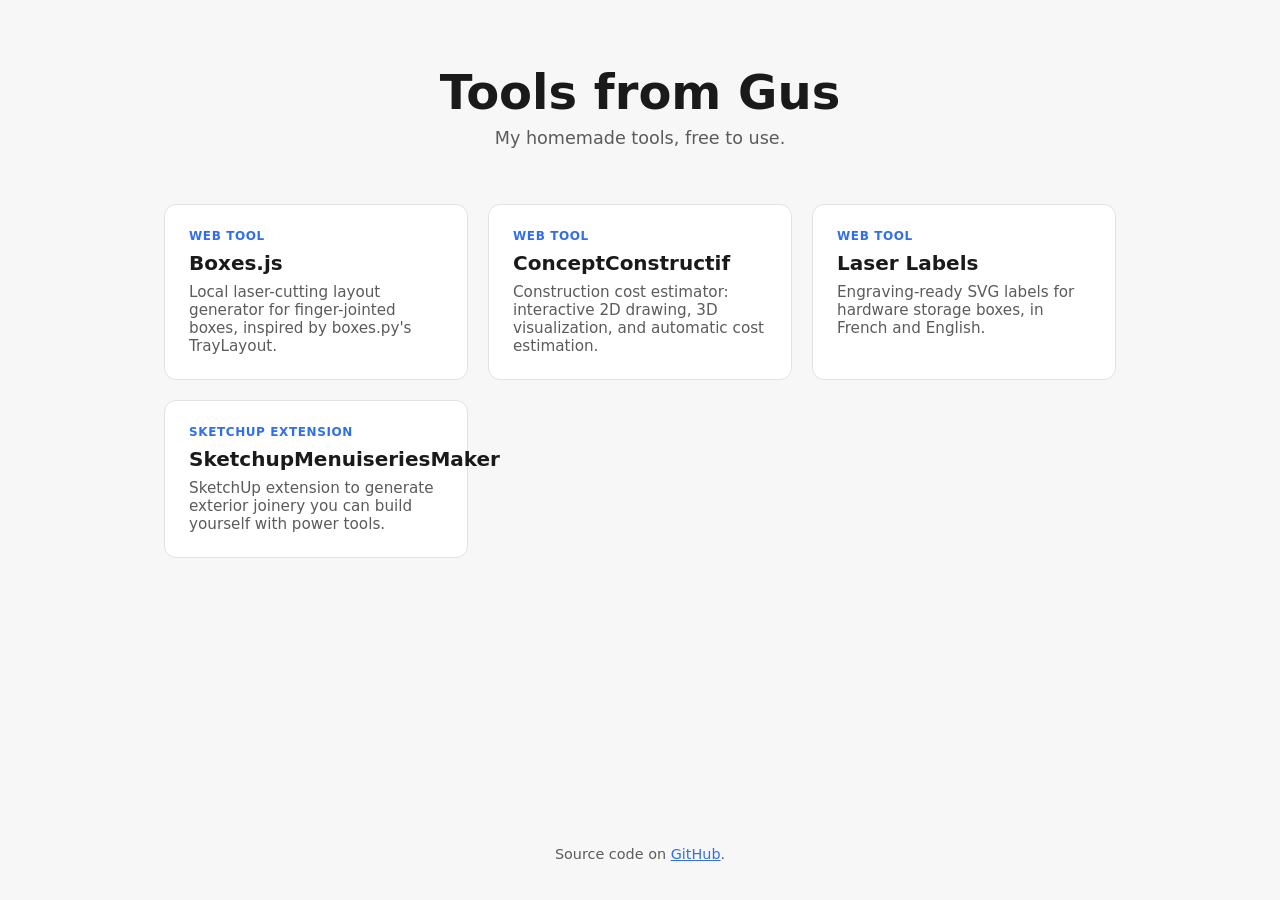
<file: index.html>
<!doctype html>
<html lang="en">
<head>
<meta charset="UTF-8">
<meta name="viewport" content="width=device-width, initial-scale=1.0">
<title>Tools from Gus</title>
<meta name="description" content="Some tools I developped (with some AI help, right) and that could fit your needs">
<link rel="stylesheet" href="assets/style.css">
<script async src="https://pagead2.googlesyndication.com/pagead/js/adsbygoogle.js?client=ca-pub-3196127830509477"
  crossorigin="anonymous"></script>
</head>
<body>
<header class="hero">
  <h1>Tools from Gus</h1>
  <p class="tagline">My homemade tools, free to use.</p>
</header>

<main>
  <section id="projects-grid" class="projects-grid" aria-live="polite"></section>
</main>

<footer>
  <p>Source code on <a href="https://github.com/suipotryot/suipotryot.github.io">GitHub</a>.</p>
</footer>

<script src="assets/projects.js"></script>
</body>
</html>
</file>
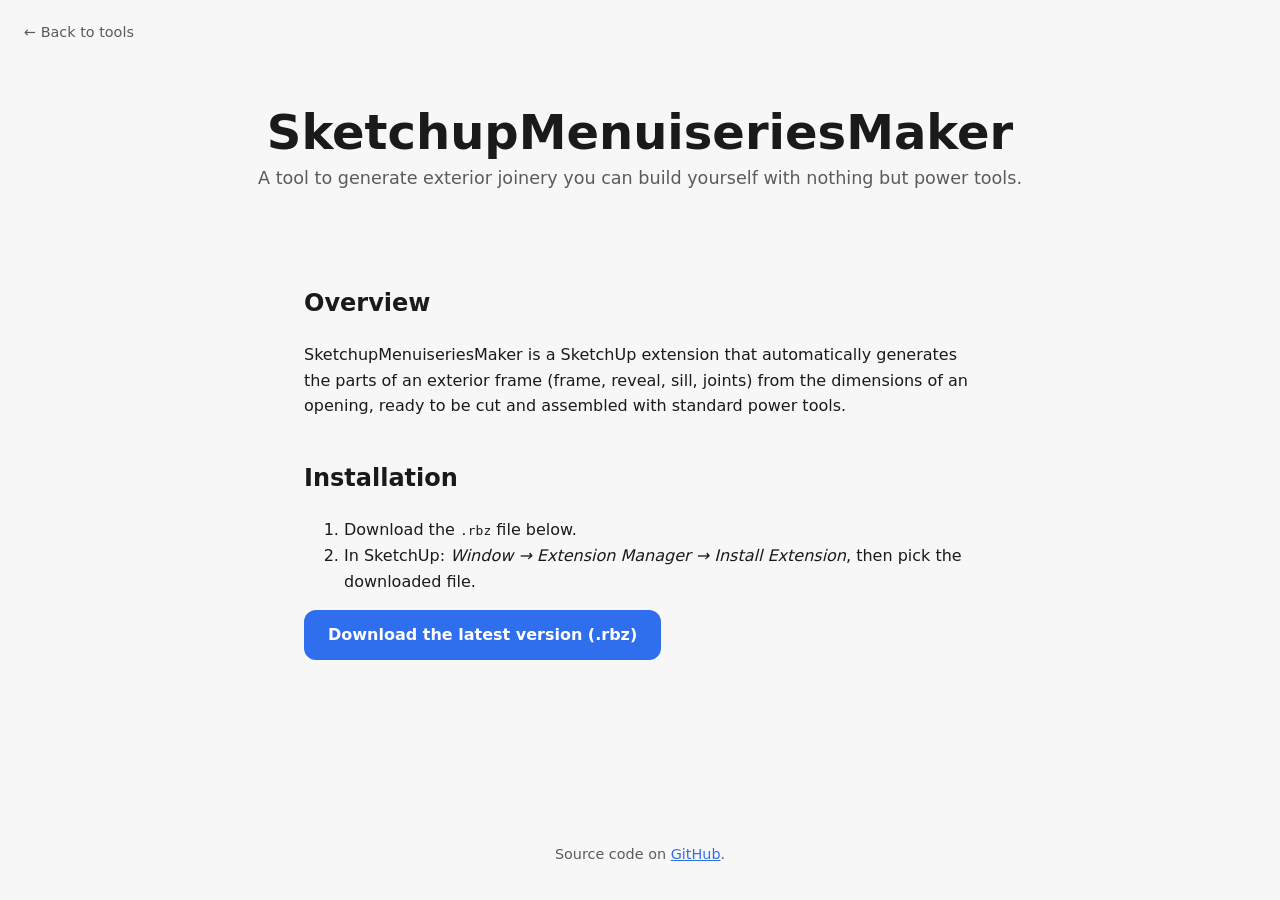
<file: sketchup-menuiseries-maker/index.html>
<!doctype html>
<html lang="en">
<head>
<meta charset="UTF-8">
<meta name="viewport" content="width=device-width, initial-scale=1.0">
<title>SketchupMenuiseriesMaker — Tools from Gus</title>
<meta name="description" content="A SketchUp extension to generate exterior joinery you can build yourself with power tools.">
<link rel="stylesheet" href="../assets/style.css">
<script async src="https://pagead2.googlesyndication.com/pagead/js/adsbygoogle.js?client=ca-pub-3196127830509477"
  crossorigin="anonymous"></script>
</head>
<body>
<a class="back-link" href="../">&larr; Back to tools</a>

<header class="hero">
  <h1>SketchupMenuiseriesMaker</h1>
  <p class="tagline">A tool to generate exterior joinery you can build yourself with nothing but power tools.</p>
</header>

<main class="content">
  <section>
    <h2>Overview</h2>
    <p>SketchupMenuiseriesMaker is a SketchUp extension that automatically generates the parts of an exterior frame (frame, reveal, sill, joints) from the dimensions of an opening, ready to be cut and assembled with standard power tools.</p>
  </section>

  <section>
    <h2>Installation</h2>
    <ol>
      <li>Download the <code>.rbz</code> file below.</li>
      <li>In SketchUp: <em>Window &rarr; Extension Manager &rarr; Install Extension</em>, then pick the downloaded file.</li>
    </ol>
    <p><a class="button" href="https://github.com/i3d2c/SketchupMenuiseriesMaker/releases/latest/download/SketchupMenuiseriesMaker.rbz">Download the latest version (.rbz)</a></p>
  </section>
</main>

<footer>
  <p>Source code on <a href="https://github.com/i3d2c/SketchupMenuiseriesMaker">GitHub</a>.</p>
</footer>
</body>
</html>
</file>
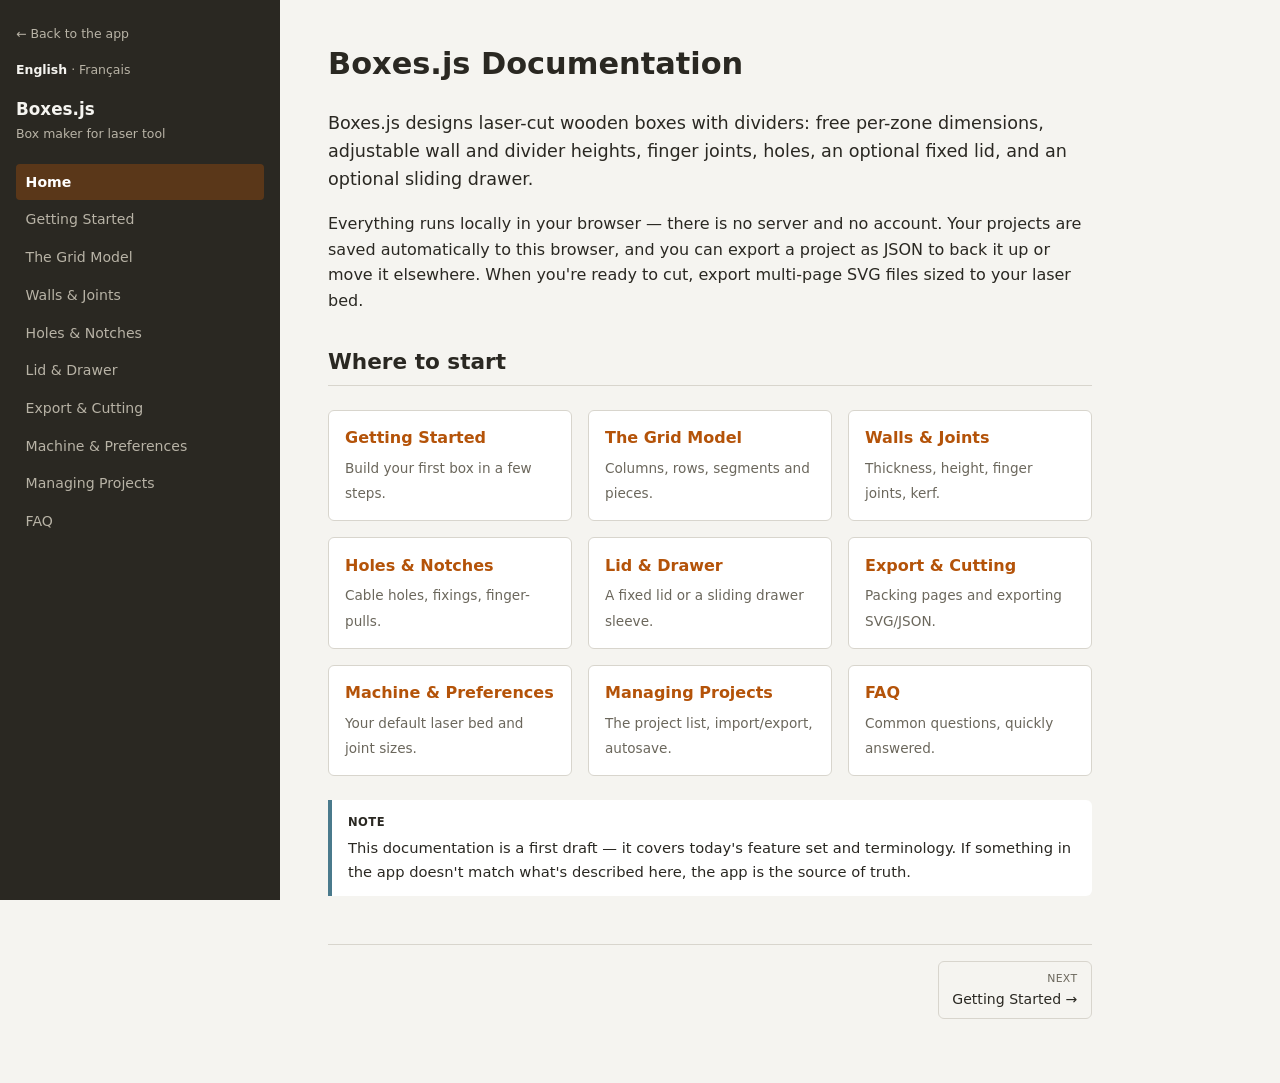
<file: boxes/docs/index.html>
<!doctype html>
<html lang="en">
<head>
  <meta charset="utf-8" />
  <title>Boxes.js Documentation</title>
  <link rel="stylesheet" href="assets/docs.css" />
</head>
<body>
  <nav class="docs-sidebar">
    <a class="back-to-app" href="../index.html">Back to the app</a>
    <div class="lang-switch"><span class="lang-current">English</span> · <a href="fr/index.html">Français</a></div>
    <h2>Boxes.js</h2>
    <p class="docs-tagline">Box maker for laser tool</p>
    <ul class="docs-nav">
      <li><a class="active" href="index.html">Home</a></li>
      <li><a href="getting-started.html">Getting Started</a></li>
      <li><a href="the-grid-model.html">The Grid Model</a></li>
      <li><a href="walls-and-joints.html">Walls &amp; Joints</a></li>
      <li><a href="holes-and-notches.html">Holes &amp; Notches</a></li>
      <li><a href="lid-and-drawer.html">Lid &amp; Drawer</a></li>
      <li><a href="export-and-cutting.html">Export &amp; Cutting</a></li>
      <li><a href="machine-and-preferences.html">Machine &amp; Preferences</a></li>
      <li><a href="managing-projects.html">Managing Projects</a></li>
      <li><a href="faq.html">FAQ</a></li>
    </ul>
  </nav>

  <main class="docs-content">
    <h1>Boxes.js Documentation</h1>
    <p class="docs-lede">Boxes.js designs laser-cut wooden boxes with dividers: free per-zone dimensions, adjustable wall and divider heights, finger joints, holes, an optional fixed lid, and an optional sliding drawer.</p>

    <p>Everything runs locally in your browser — there is no server and no account. Your projects are saved automatically to this browser, and you can export a project as JSON to back it up or move it elsewhere. When you're ready to cut, export multi-page SVG files sized to your laser bed.</p>

    <h2>Where to start</h2>
    <div class="docs-card-grid">
      <a class="docs-card" href="getting-started.html">
        <strong>Getting Started</strong>
        <span>Build your first box in a few steps.</span>
      </a>
      <a class="docs-card" href="the-grid-model.html">
        <strong>The Grid Model</strong>
        <span>Columns, rows, segments and pieces.</span>
      </a>
      <a class="docs-card" href="walls-and-joints.html">
        <strong>Walls &amp; Joints</strong>
        <span>Thickness, height, finger joints, kerf.</span>
      </a>
      <a class="docs-card" href="holes-and-notches.html">
        <strong>Holes &amp; Notches</strong>
        <span>Cable holes, fixings, finger-pulls.</span>
      </a>
      <a class="docs-card" href="lid-and-drawer.html">
        <strong>Lid &amp; Drawer</strong>
        <span>A fixed lid or a sliding drawer sleeve.</span>
      </a>
      <a class="docs-card" href="export-and-cutting.html">
        <strong>Export &amp; Cutting</strong>
        <span>Packing pages and exporting SVG/JSON.</span>
      </a>
      <a class="docs-card" href="machine-and-preferences.html">
        <strong>Machine &amp; Preferences</strong>
        <span>Your default laser bed and joint sizes.</span>
      </a>
      <a class="docs-card" href="managing-projects.html">
        <strong>Managing Projects</strong>
        <span>The project list, import/export, autosave.</span>
      </a>
      <a class="docs-card" href="faq.html">
        <strong>FAQ</strong>
        <span>Common questions, quickly answered.</span>
      </a>
    </div>

    <div class="admonition">
      <p class="admonition-title">Note</p>
      <p>This documentation is a first draft — it covers today's feature set and terminology. If something in the app doesn't match what's described here, the app is the source of truth.</p>
    </div>

    <div class="docs-pager">
      <span></span>
      <a class="pager-next" href="getting-started.html"><span class="pager-label">Next</span>Getting Started →</a>
    </div>
  </main>
</body>
</html>
</file>
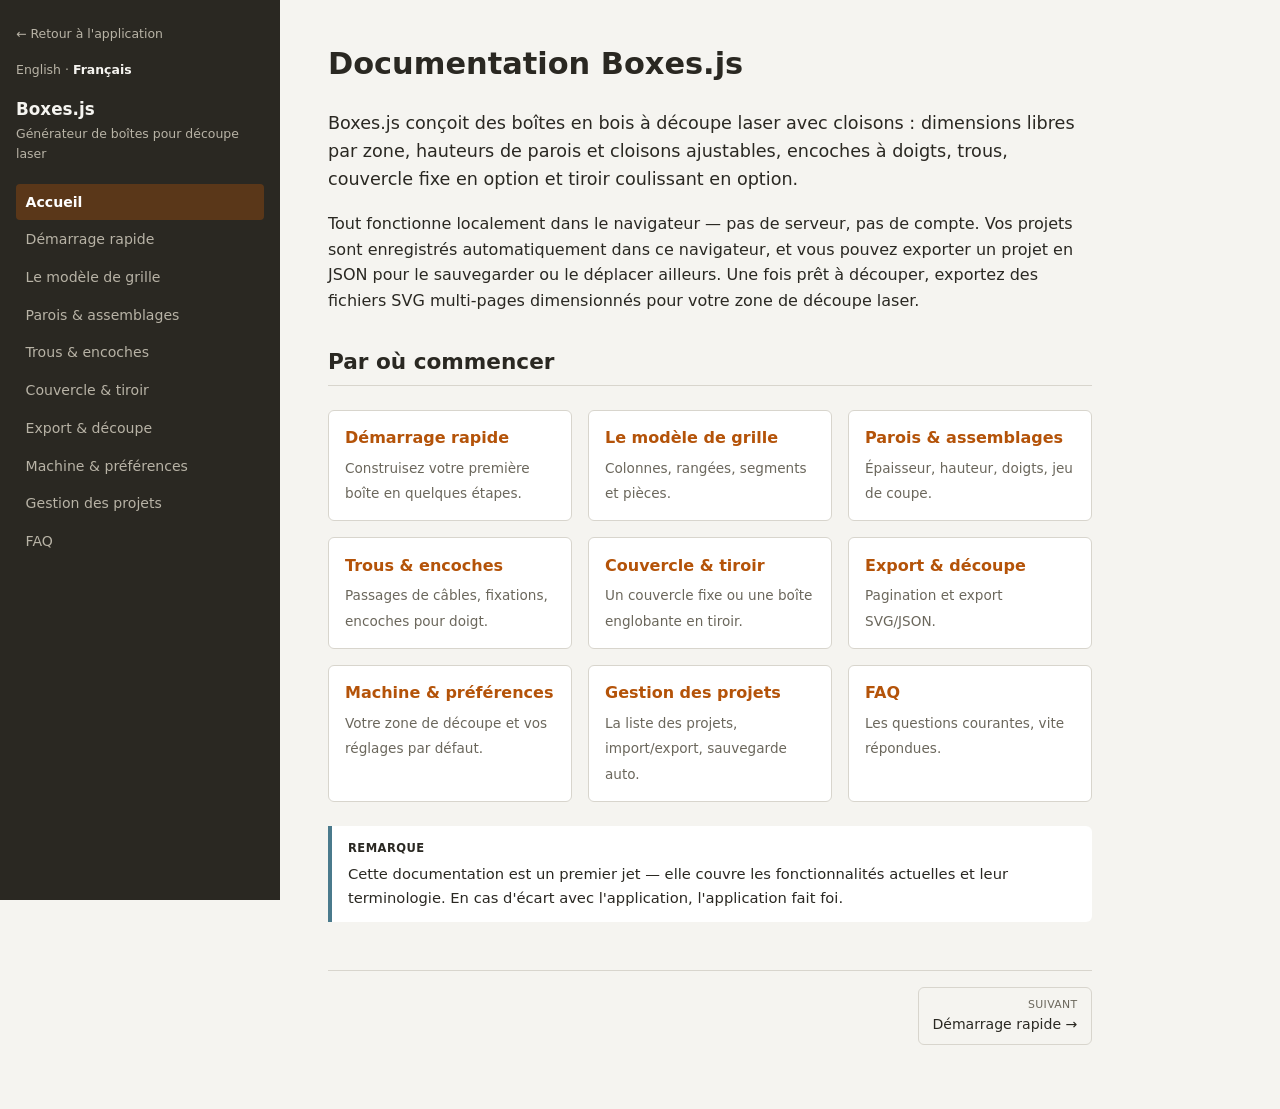
<file: boxes/docs/fr/index.html>
<!doctype html>
<html lang="fr">
<head>
  <meta charset="utf-8" />
  <title>Documentation Boxes.js</title>
  <link rel="stylesheet" href="../assets/docs.css" />
</head>
<body>
  <nav class="docs-sidebar">
    <a class="back-to-app" href="../../index.html">Retour à l'application</a>
    <div class="lang-switch"><a href="../index.html">English</a> · <span class="lang-current">Français</span></div>
    <h2>Boxes.js</h2>
    <p class="docs-tagline">Générateur de boîtes pour découpe laser</p>
    <ul class="docs-nav">
      <li><a class="active" href="index.html">Accueil</a></li>
      <li><a href="getting-started.html">Démarrage rapide</a></li>
      <li><a href="the-grid-model.html">Le modèle de grille</a></li>
      <li><a href="walls-and-joints.html">Parois &amp; assemblages</a></li>
      <li><a href="holes-and-notches.html">Trous &amp; encoches</a></li>
      <li><a href="lid-and-drawer.html">Couvercle &amp; tiroir</a></li>
      <li><a href="export-and-cutting.html">Export &amp; découpe</a></li>
      <li><a href="machine-and-preferences.html">Machine &amp; préférences</a></li>
      <li><a href="managing-projects.html">Gestion des projets</a></li>
      <li><a href="faq.html">FAQ</a></li>
    </ul>
  </nav>

  <main class="docs-content">
    <h1>Documentation Boxes.js</h1>
    <p class="docs-lede">Boxes.js conçoit des boîtes en bois à découpe laser avec cloisons : dimensions libres par zone, hauteurs de parois et cloisons ajustables, encoches à doigts, trous, couvercle fixe en option et tiroir coulissant en option.</p>

    <p>Tout fonctionne localement dans le navigateur — pas de serveur, pas de compte. Vos projets sont enregistrés automatiquement dans ce navigateur, et vous pouvez exporter un projet en JSON pour le sauvegarder ou le déplacer ailleurs. Une fois prêt à découper, exportez des fichiers SVG multi-pages dimensionnés pour votre zone de découpe laser.</p>

    <h2>Par où commencer</h2>
    <div class="docs-card-grid">
      <a class="docs-card" href="getting-started.html">
        <strong>Démarrage rapide</strong>
        <span>Construisez votre première boîte en quelques étapes.</span>
      </a>
      <a class="docs-card" href="the-grid-model.html">
        <strong>Le modèle de grille</strong>
        <span>Colonnes, rangées, segments et pièces.</span>
      </a>
      <a class="docs-card" href="walls-and-joints.html">
        <strong>Parois &amp; assemblages</strong>
        <span>Épaisseur, hauteur, doigts, jeu de coupe.</span>
      </a>
      <a class="docs-card" href="holes-and-notches.html">
        <strong>Trous &amp; encoches</strong>
        <span>Passages de câbles, fixations, encoches pour doigt.</span>
      </a>
      <a class="docs-card" href="lid-and-drawer.html">
        <strong>Couvercle &amp; tiroir</strong>
        <span>Un couvercle fixe ou une boîte englobante en tiroir.</span>
      </a>
      <a class="docs-card" href="export-and-cutting.html">
        <strong>Export &amp; découpe</strong>
        <span>Pagination et export SVG/JSON.</span>
      </a>
      <a class="docs-card" href="machine-and-preferences.html">
        <strong>Machine &amp; préférences</strong>
        <span>Votre zone de découpe et vos réglages par défaut.</span>
      </a>
      <a class="docs-card" href="managing-projects.html">
        <strong>Gestion des projets</strong>
        <span>La liste des projets, import/export, sauvegarde auto.</span>
      </a>
      <a class="docs-card" href="faq.html">
        <strong>FAQ</strong>
        <span>Les questions courantes, vite répondues.</span>
      </a>
    </div>

    <div class="admonition">
      <p class="admonition-title">Remarque</p>
      <p>Cette documentation est un premier jet — elle couvre les fonctionnalités actuelles et leur terminologie. En cas d'écart avec l'application, l'application fait foi.</p>
    </div>

    <div class="docs-pager">
      <span></span>
      <a class="pager-next" href="getting-started.html"><span class="pager-label">Suivant</span>Démarrage rapide →</a>
    </div>
  </main>
</body>
</html>
</file>
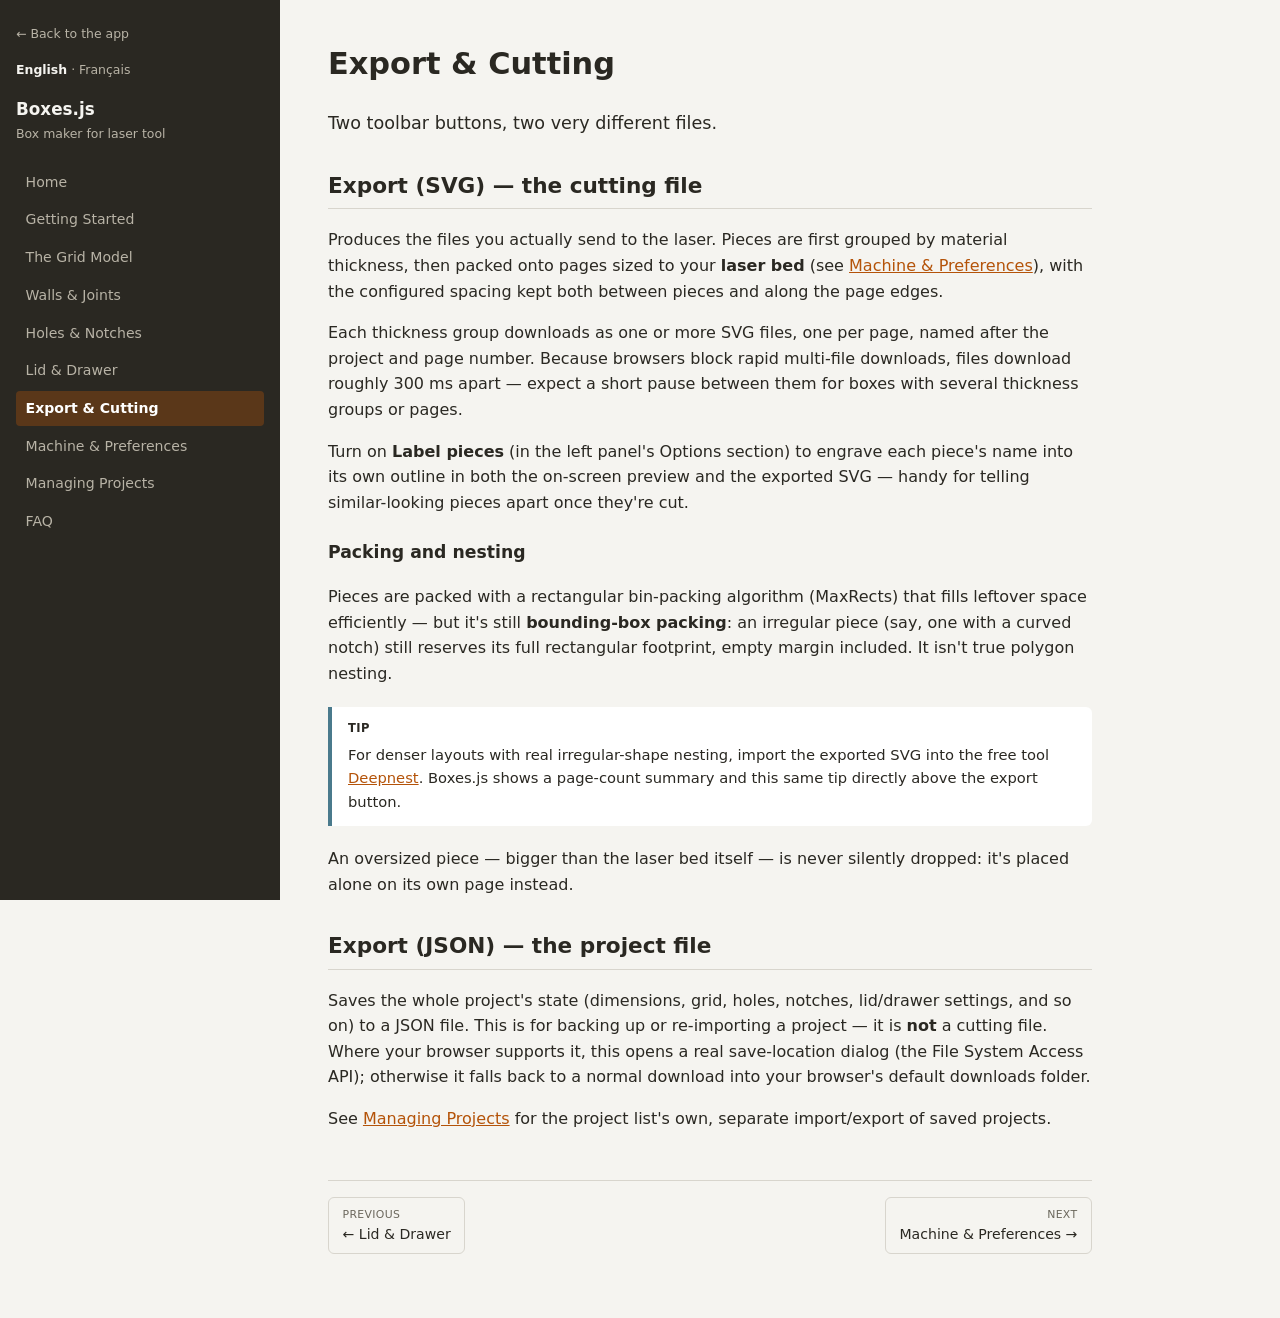
<file: boxes/docs/export-and-cutting.html>
<!doctype html>
<html lang="en">
<head>
  <meta charset="utf-8" />
  <title>Export &amp; Cutting — Boxes.js Documentation</title>
  <link rel="stylesheet" href="assets/docs.css" />
</head>
<body>
  <nav class="docs-sidebar">
    <a class="back-to-app" href="../index.html">Back to the app</a>
    <div class="lang-switch"><span class="lang-current">English</span> · <a href="fr/export-and-cutting.html">Français</a></div>
    <h2>Boxes.js</h2>
    <p class="docs-tagline">Box maker for laser tool</p>
    <ul class="docs-nav">
      <li><a href="index.html">Home</a></li>
      <li><a href="getting-started.html">Getting Started</a></li>
      <li><a href="the-grid-model.html">The Grid Model</a></li>
      <li><a href="walls-and-joints.html">Walls &amp; Joints</a></li>
      <li><a href="holes-and-notches.html">Holes &amp; Notches</a></li>
      <li><a href="lid-and-drawer.html">Lid &amp; Drawer</a></li>
      <li><a class="active" href="export-and-cutting.html">Export &amp; Cutting</a></li>
      <li><a href="machine-and-preferences.html">Machine &amp; Preferences</a></li>
      <li><a href="managing-projects.html">Managing Projects</a></li>
      <li><a href="faq.html">FAQ</a></li>
    </ul>
  </nav>

  <main class="docs-content">
    <h1>Export &amp; Cutting</h1>
    <p class="docs-lede">Two toolbar buttons, two very different files.</p>

    <h2>Export (SVG) — the cutting file</h2>
    <p>Produces the files you actually send to the laser. Pieces are first grouped by material thickness, then packed onto pages sized to your <strong>laser bed</strong> (see <a href="machine-and-preferences.html">Machine &amp; Preferences</a>), with the configured spacing kept both between pieces and along the page edges.</p>
    <p>Each thickness group downloads as one or more SVG files, one per page, named after the project and page number. Because browsers block rapid multi-file downloads, files download roughly 300&nbsp;ms apart — expect a short pause between them for boxes with several thickness groups or pages.</p>
    <p>Turn on <strong>Label pieces</strong> (in the left panel's Options section) to engrave each piece's name into its own outline in both the on-screen preview and the exported SVG — handy for telling similar-looking pieces apart once they're cut.</p>

    <h3>Packing and nesting</h3>
    <p>Pieces are packed with a rectangular bin-packing algorithm (MaxRects) that fills leftover space efficiently — but it's still <strong>bounding-box packing</strong>: an irregular piece (say, one with a curved notch) still reserves its full rectangular footprint, empty margin included. It isn't true polygon nesting.</p>
    <div class="admonition">
      <p class="admonition-title">Tip</p>
      <p>For denser layouts with real irregular-shape nesting, import the exported SVG into the free tool <a href="https://deepnest.io/" target="_blank" rel="noopener">Deepnest</a>. Boxes.js shows a page-count summary and this same tip directly above the export button.</p>
    </div>
    <p>An oversized piece — bigger than the laser bed itself — is never silently dropped: it's placed alone on its own page instead.</p>

    <h2>Export (JSON) — the project file</h2>
    <p>Saves the whole project's state (dimensions, grid, holes, notches, lid/drawer settings, and so on) to a JSON file. This is for backing up or re-importing a project — it is <strong>not</strong> a cutting file. Where your browser supports it, this opens a real save-location dialog (the File System Access API); otherwise it falls back to a normal download into your browser's default downloads folder.</p>
    <p>See <a href="managing-projects.html">Managing Projects</a> for the project list's own, separate import/export of saved projects.</p>

    <div class="docs-pager">
      <a class="pager-prev" href="lid-and-drawer.html"><span class="pager-label">Previous</span>← Lid &amp; Drawer</a>
      <a class="pager-next" href="machine-and-preferences.html"><span class="pager-label">Next</span>Machine &amp; Preferences →</a>
    </div>
  </main>
</body>
</html>
</file>
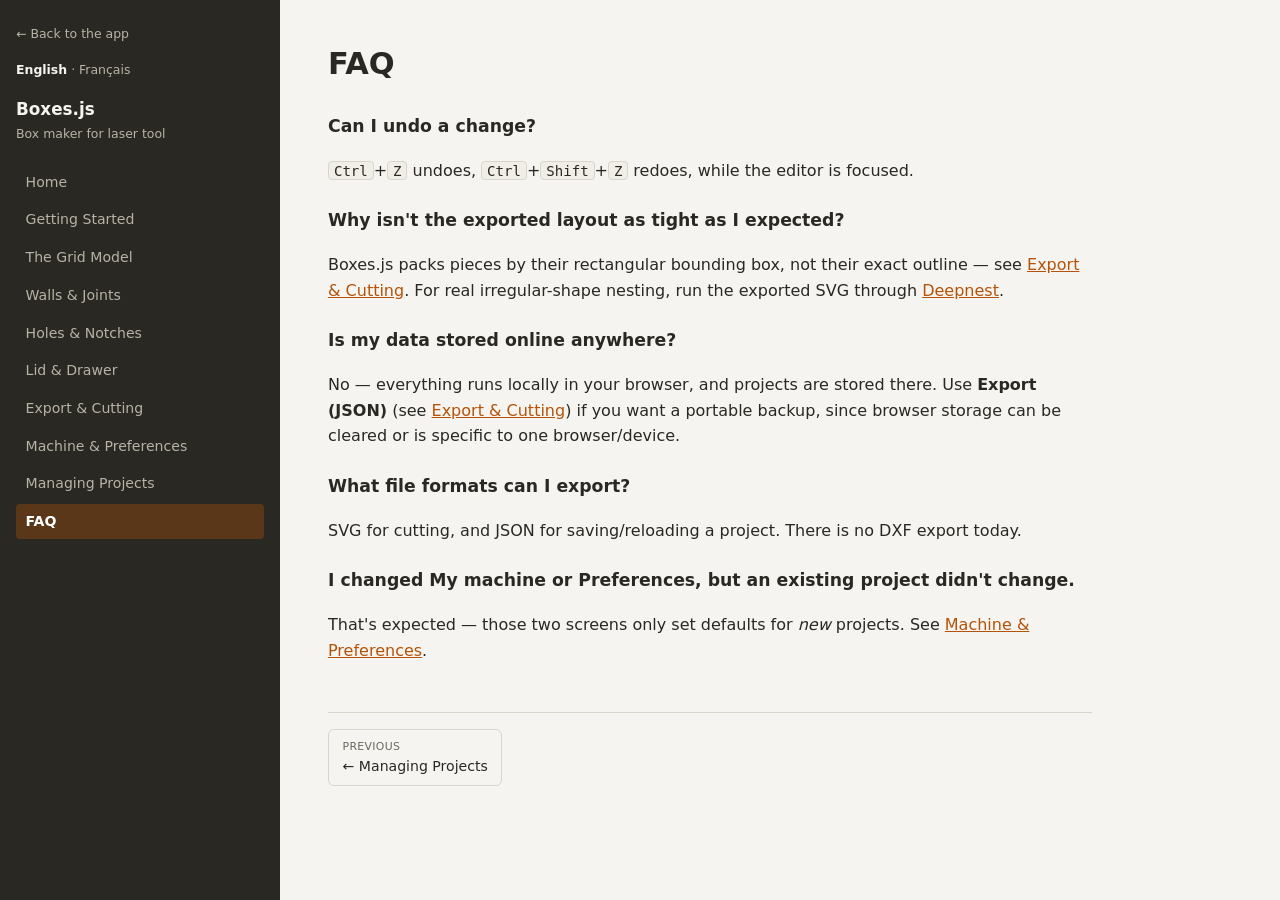
<file: boxes/docs/faq.html>
<!doctype html>
<html lang="en">
<head>
  <meta charset="utf-8" />
  <title>FAQ — Boxes.js Documentation</title>
  <link rel="stylesheet" href="assets/docs.css" />
</head>
<body>
  <nav class="docs-sidebar">
    <a class="back-to-app" href="../index.html">Back to the app</a>
    <div class="lang-switch"><span class="lang-current">English</span> · <a href="fr/faq.html">Français</a></div>
    <h2>Boxes.js</h2>
    <p class="docs-tagline">Box maker for laser tool</p>
    <ul class="docs-nav">
      <li><a href="index.html">Home</a></li>
      <li><a href="getting-started.html">Getting Started</a></li>
      <li><a href="the-grid-model.html">The Grid Model</a></li>
      <li><a href="walls-and-joints.html">Walls &amp; Joints</a></li>
      <li><a href="holes-and-notches.html">Holes &amp; Notches</a></li>
      <li><a href="lid-and-drawer.html">Lid &amp; Drawer</a></li>
      <li><a href="export-and-cutting.html">Export &amp; Cutting</a></li>
      <li><a href="machine-and-preferences.html">Machine &amp; Preferences</a></li>
      <li><a href="managing-projects.html">Managing Projects</a></li>
      <li><a class="active" href="faq.html">FAQ</a></li>
    </ul>
  </nav>

  <main class="docs-content">
    <h1>FAQ</h1>

    <h3>Can I undo a change?</h3>
    <p><kbd>Ctrl</kbd>+<kbd>Z</kbd> undoes, <kbd>Ctrl</kbd>+<kbd>Shift</kbd>+<kbd>Z</kbd> redoes, while the editor is focused.</p>

    <h3>Why isn't the exported layout as tight as I expected?</h3>
    <p>Boxes.js packs pieces by their rectangular bounding box, not their exact outline — see <a href="export-and-cutting.html">Export &amp; Cutting</a>. For real irregular-shape nesting, run the exported SVG through <a href="https://deepnest.io/" target="_blank" rel="noopener">Deepnest</a>.</p>

    <h3>Is my data stored online anywhere?</h3>
    <p>No — everything runs locally in your browser, and projects are stored there. Use <strong>Export (JSON)</strong> (see <a href="export-and-cutting.html">Export &amp; Cutting</a>) if you want a portable backup, since browser storage can be cleared or is specific to one browser/device.</p>

    <h3>What file formats can I export?</h3>
    <p>SVG for cutting, and JSON for saving/reloading a project. There is no DXF export today.</p>

    <h3>I changed My machine or Preferences, but an existing project didn't change.</h3>
    <p>That's expected — those two screens only set defaults for <em>new</em> projects. See <a href="machine-and-preferences.html">Machine &amp; Preferences</a>.</p>

    <div class="docs-pager">
      <a class="pager-prev" href="managing-projects.html"><span class="pager-label">Previous</span>← Managing Projects</a>
      <span></span>
    </div>
  </main>
</body>
</html>
</file>
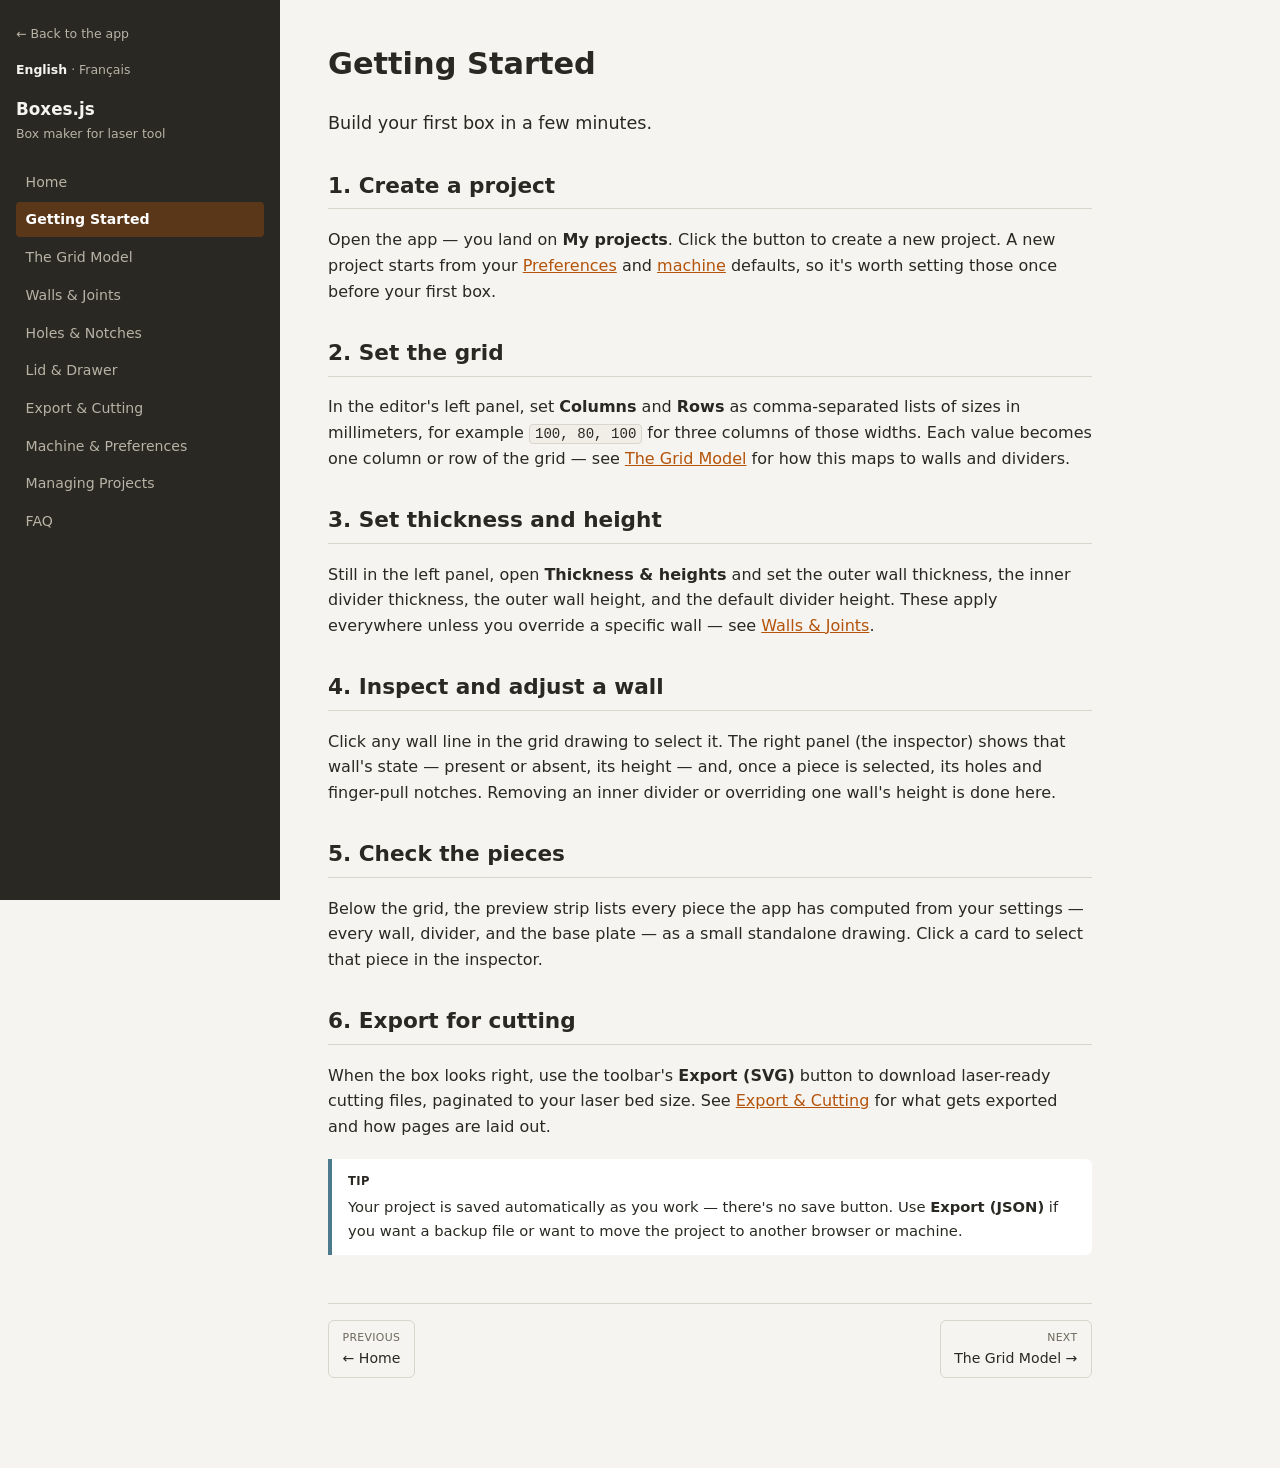
<file: boxes/docs/getting-started.html>
<!doctype html>
<html lang="en">
<head>
  <meta charset="utf-8" />
  <title>Getting Started — Boxes.js Documentation</title>
  <link rel="stylesheet" href="assets/docs.css" />
</head>
<body>
  <nav class="docs-sidebar">
    <a class="back-to-app" href="../index.html">Back to the app</a>
    <div class="lang-switch"><span class="lang-current">English</span> · <a href="fr/getting-started.html">Français</a></div>
    <h2>Boxes.js</h2>
    <p class="docs-tagline">Box maker for laser tool</p>
    <ul class="docs-nav">
      <li><a href="index.html">Home</a></li>
      <li><a class="active" href="getting-started.html">Getting Started</a></li>
      <li><a href="the-grid-model.html">The Grid Model</a></li>
      <li><a href="walls-and-joints.html">Walls &amp; Joints</a></li>
      <li><a href="holes-and-notches.html">Holes &amp; Notches</a></li>
      <li><a href="lid-and-drawer.html">Lid &amp; Drawer</a></li>
      <li><a href="export-and-cutting.html">Export &amp; Cutting</a></li>
      <li><a href="machine-and-preferences.html">Machine &amp; Preferences</a></li>
      <li><a href="managing-projects.html">Managing Projects</a></li>
      <li><a href="faq.html">FAQ</a></li>
    </ul>
  </nav>

  <main class="docs-content">
    <h1>Getting Started</h1>
    <p class="docs-lede">Build your first box in a few minutes.</p>

    <h2>1. Create a project</h2>
    <p>Open the app — you land on <strong>My projects</strong>. Click the button to create a new project. A new project starts from your <a href="machine-and-preferences.html">Preferences</a> and <a href="machine-and-preferences.html">machine</a> defaults, so it's worth setting those once before your first box.</p>

    <h2>2. Set the grid</h2>
    <p>In the editor's left panel, set <strong>Columns</strong> and <strong>Rows</strong> as comma-separated lists of sizes in millimeters, for example <code>100, 80, 100</code> for three columns of those widths. Each value becomes one column or row of the grid — see <a href="the-grid-model.html">The Grid Model</a> for how this maps to walls and dividers.</p>

    <h2>3. Set thickness and height</h2>
    <p>Still in the left panel, open <strong>Thickness &amp; heights</strong> and set the outer wall thickness, the inner divider thickness, the outer wall height, and the default divider height. These apply everywhere unless you override a specific wall — see <a href="walls-and-joints.html">Walls &amp; Joints</a>.</p>

    <h2>4. Inspect and adjust a wall</h2>
    <p>Click any wall line in the grid drawing to select it. The right panel (the inspector) shows that wall's state — present or absent, its height — and, once a piece is selected, its holes and finger-pull notches. Removing an inner divider or overriding one wall's height is done here.</p>

    <h2>5. Check the pieces</h2>
    <p>Below the grid, the preview strip lists every piece the app has computed from your settings — every wall, divider, and the base plate — as a small standalone drawing. Click a card to select that piece in the inspector.</p>

    <h2>6. Export for cutting</h2>
    <p>When the box looks right, use the toolbar's <strong>Export (SVG)</strong> button to download laser-ready cutting files, paginated to your laser bed size. See <a href="export-and-cutting.html">Export &amp; Cutting</a> for what gets exported and how pages are laid out.</p>

    <div class="admonition">
      <p class="admonition-title">Tip</p>
      <p>Your project is saved automatically as you work — there's no save button. Use <strong>Export (JSON)</strong> if you want a backup file or want to move the project to another browser or machine.</p>
    </div>

    <div class="docs-pager">
      <a class="pager-prev" href="index.html"><span class="pager-label">Previous</span>← Home</a>
      <a class="pager-next" href="the-grid-model.html"><span class="pager-label">Next</span>The Grid Model →</a>
    </div>
  </main>
</body>
</html>
</file>
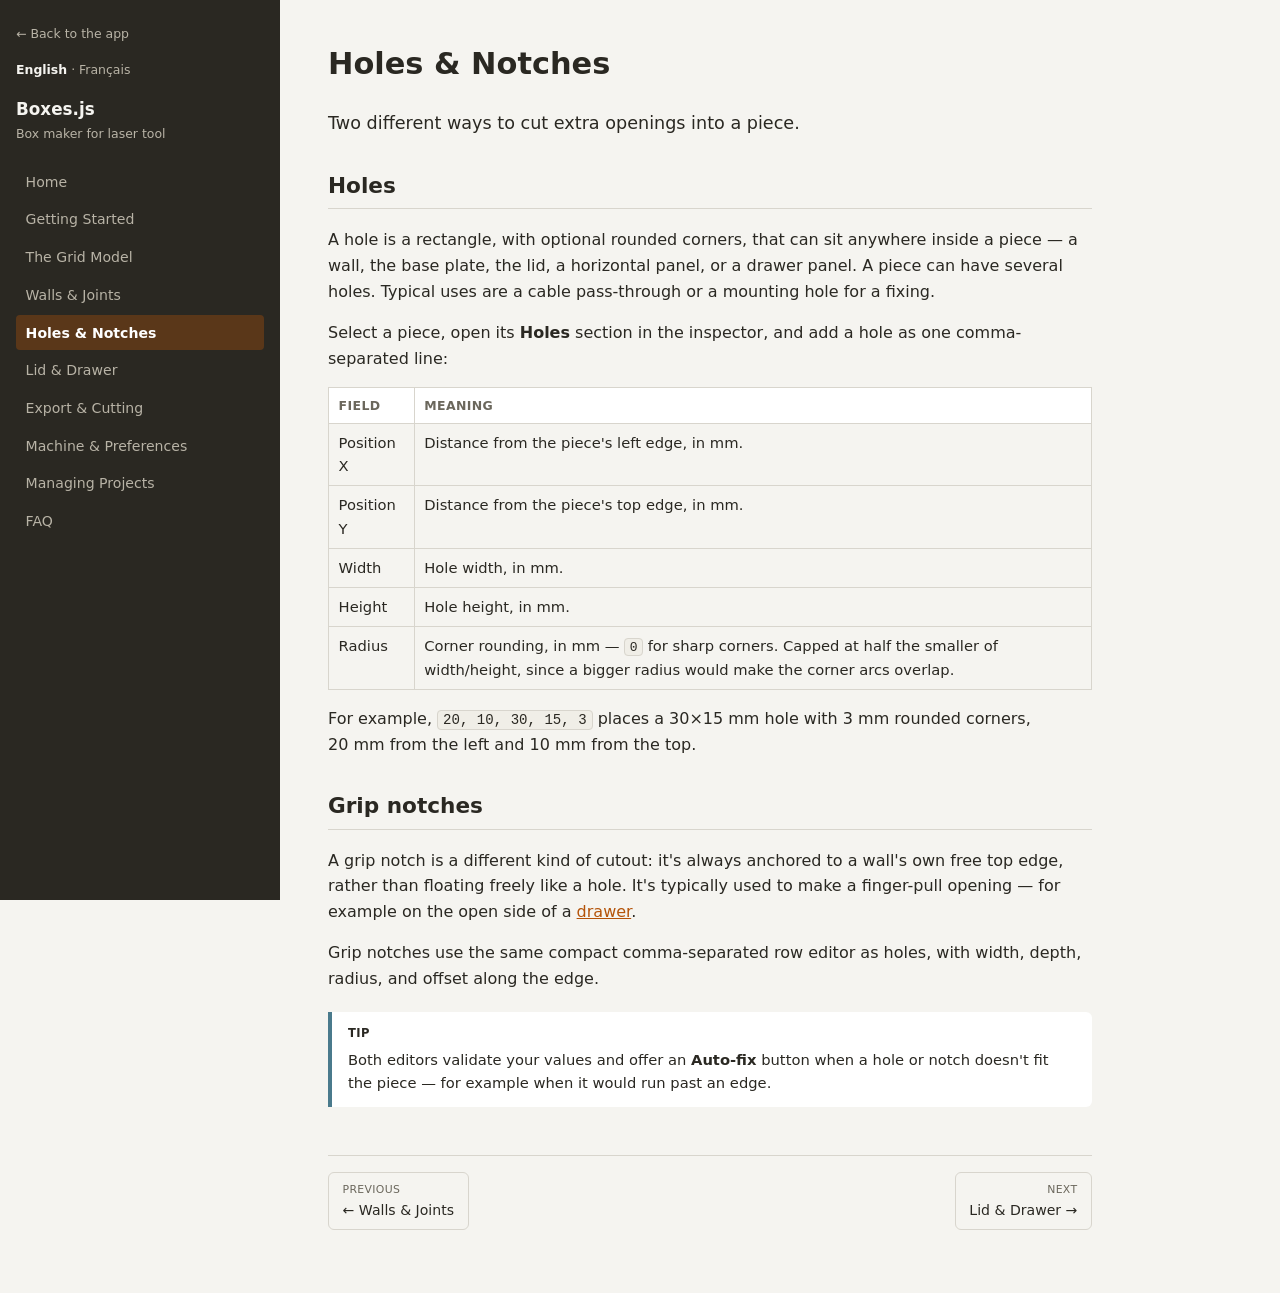
<file: boxes/docs/holes-and-notches.html>
<!doctype html>
<html lang="en">
<head>
  <meta charset="utf-8" />
  <title>Holes &amp; Notches — Boxes.js Documentation</title>
  <link rel="stylesheet" href="assets/docs.css" />
</head>
<body>
  <nav class="docs-sidebar">
    <a class="back-to-app" href="../index.html">Back to the app</a>
    <div class="lang-switch"><span class="lang-current">English</span> · <a href="fr/holes-and-notches.html">Français</a></div>
    <h2>Boxes.js</h2>
    <p class="docs-tagline">Box maker for laser tool</p>
    <ul class="docs-nav">
      <li><a href="index.html">Home</a></li>
      <li><a href="getting-started.html">Getting Started</a></li>
      <li><a href="the-grid-model.html">The Grid Model</a></li>
      <li><a href="walls-and-joints.html">Walls &amp; Joints</a></li>
      <li><a class="active" href="holes-and-notches.html">Holes &amp; Notches</a></li>
      <li><a href="lid-and-drawer.html">Lid &amp; Drawer</a></li>
      <li><a href="export-and-cutting.html">Export &amp; Cutting</a></li>
      <li><a href="machine-and-preferences.html">Machine &amp; Preferences</a></li>
      <li><a href="managing-projects.html">Managing Projects</a></li>
      <li><a href="faq.html">FAQ</a></li>
    </ul>
  </nav>

  <main class="docs-content">
    <h1>Holes &amp; Notches</h1>
    <p class="docs-lede">Two different ways to cut extra openings into a piece.</p>

    <h2>Holes</h2>
    <p>A hole is a rectangle, with optional rounded corners, that can sit anywhere inside a piece — a wall, the base plate, the lid, a horizontal panel, or a drawer panel. A piece can have several holes. Typical uses are a cable pass-through or a mounting hole for a fixing.</p>
    <p>Select a piece, open its <strong>Holes</strong> section in the inspector, and add a hole as one comma-separated line:</p>
    <table>
      <tr><th>Field</th><th>Meaning</th></tr>
      <tr><td>Position X</td><td>Distance from the piece's left edge, in mm.</td></tr>
      <tr><td>Position Y</td><td>Distance from the piece's top edge, in mm.</td></tr>
      <tr><td>Width</td><td>Hole width, in mm.</td></tr>
      <tr><td>Height</td><td>Hole height, in mm.</td></tr>
      <tr><td>Radius</td><td>Corner rounding, in mm — <code>0</code> for sharp corners. Capped at half the smaller of width/height, since a bigger radius would make the corner arcs overlap.</td></tr>
    </table>
    <p>For example, <code>20, 10, 30, 15, 3</code> places a 30×15&nbsp;mm hole with 3&nbsp;mm rounded corners, 20&nbsp;mm from the left and 10&nbsp;mm from the top.</p>

    <h2>Grip notches</h2>
    <p>A grip notch is a different kind of cutout: it's always anchored to a wall's own free top edge, rather than floating freely like a hole. It's typically used to make a finger-pull opening — for example on the open side of a <a href="lid-and-drawer.html">drawer</a>.</p>
    <p>Grip notches use the same compact comma-separated row editor as holes, with width, depth, radius, and offset along the edge.</p>

    <div class="admonition">
      <p class="admonition-title">Tip</p>
      <p>Both editors validate your values and offer an <strong>Auto-fix</strong> button when a hole or notch doesn't fit the piece — for example when it would run past an edge.</p>
    </div>

    <div class="docs-pager">
      <a class="pager-prev" href="walls-and-joints.html"><span class="pager-label">Previous</span>← Walls &amp; Joints</a>
      <a class="pager-next" href="lid-and-drawer.html"><span class="pager-label">Next</span>Lid &amp; Drawer →</a>
    </div>
  </main>
</body>
</html>
</file>
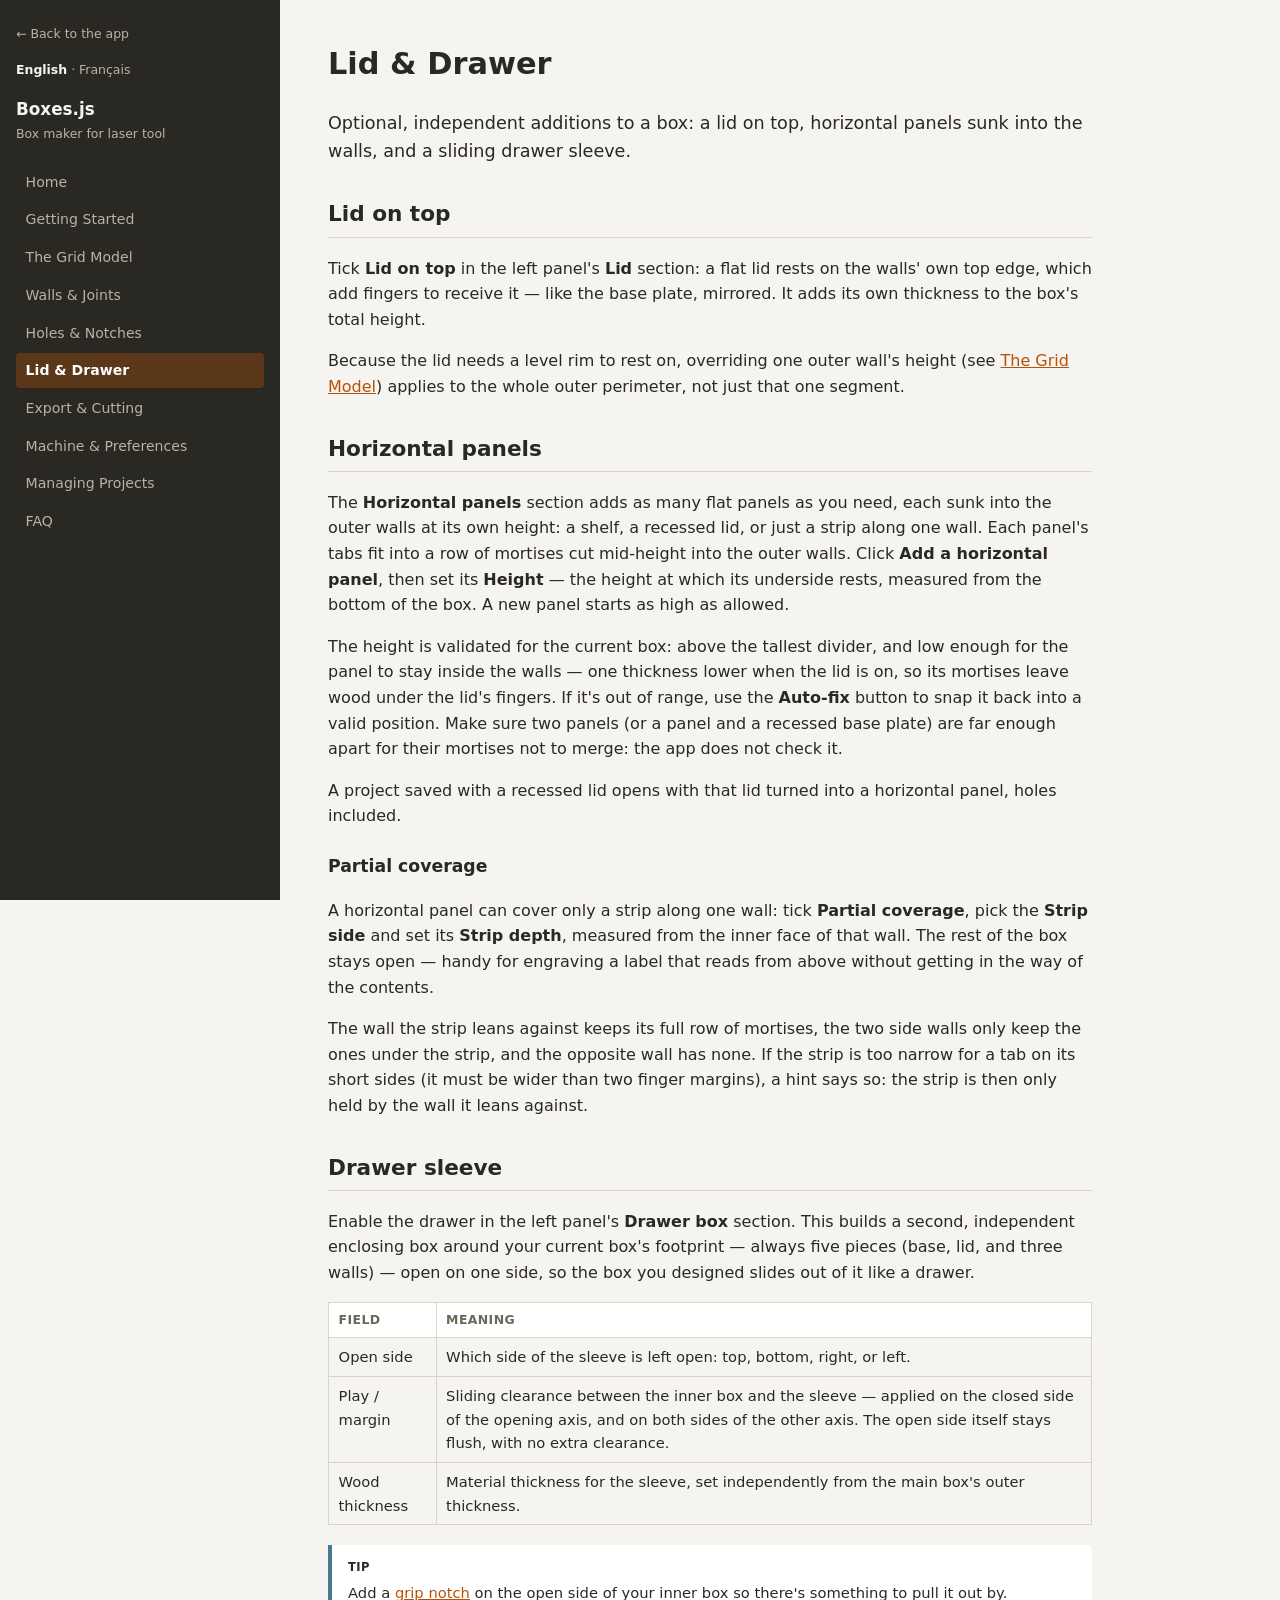
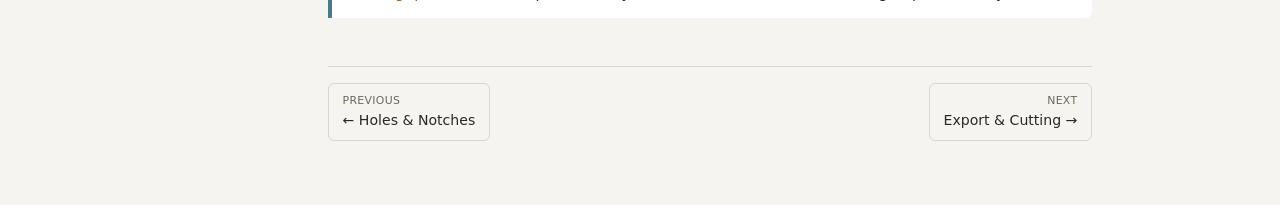
<file: boxes/docs/lid-and-drawer.html>
<!doctype html>
<html lang="en">
<head>
  <meta charset="utf-8" />
  <title>Lid &amp; Drawer — Boxes.js Documentation</title>
  <link rel="stylesheet" href="assets/docs.css" />
</head>
<body>
  <nav class="docs-sidebar">
    <a class="back-to-app" href="../index.html">Back to the app</a>
    <div class="lang-switch"><span class="lang-current">English</span> · <a href="fr/lid-and-drawer.html">Français</a></div>
    <h2>Boxes.js</h2>
    <p class="docs-tagline">Box maker for laser tool</p>
    <ul class="docs-nav">
      <li><a href="index.html">Home</a></li>
      <li><a href="getting-started.html">Getting Started</a></li>
      <li><a href="the-grid-model.html">The Grid Model</a></li>
      <li><a href="walls-and-joints.html">Walls &amp; Joints</a></li>
      <li><a href="holes-and-notches.html">Holes &amp; Notches</a></li>
      <li><a class="active" href="lid-and-drawer.html">Lid &amp; Drawer</a></li>
      <li><a href="export-and-cutting.html">Export &amp; Cutting</a></li>
      <li><a href="machine-and-preferences.html">Machine &amp; Preferences</a></li>
      <li><a href="managing-projects.html">Managing Projects</a></li>
      <li><a href="faq.html">FAQ</a></li>
    </ul>
  </nav>

  <main class="docs-content">
    <h1>Lid &amp; Drawer</h1>
    <p class="docs-lede">Optional, independent additions to a box: a lid on top, horizontal panels sunk into the walls, and a sliding drawer sleeve.</p>

    <h2>Lid on top</h2>
    <p>Tick <strong>Lid on top</strong> in the left panel's <strong>Lid</strong> section: a flat lid rests on the walls' own top edge, which add fingers to receive it — like the base plate, mirrored. It adds its own thickness to the box's total height.</p>
    <p>Because the lid needs a level rim to rest on, overriding one outer wall's height (see <a href="the-grid-model.html">The Grid Model</a>) applies to the whole outer perimeter, not just that one segment.</p>

    <h2>Horizontal panels</h2>
    <p>The <strong>Horizontal panels</strong> section adds as many flat panels as you need, each sunk into the outer walls at its own height: a shelf, a recessed lid, or just a strip along one wall. Each panel's tabs fit into a row of mortises cut mid-height into the outer walls. Click <strong>Add a horizontal panel</strong>, then set its <strong>Height</strong> — the height at which its underside rests, measured from the bottom of the box. A new panel starts as high as allowed.</p>
    <p>The height is validated for the current box: above the tallest divider, and low enough for the panel to stay inside the walls — one thickness lower when the lid is on, so its mortises leave wood under the lid's fingers. If it's out of range, use the <strong>Auto-fix</strong> button to snap it back into a valid position. Make sure two panels (or a panel and a recessed base plate) are far enough apart for their mortises not to merge: the app does not check it.</p>
    <p>A project saved with a recessed lid opens with that lid turned into a horizontal panel, holes included.</p>

    <h3>Partial coverage</h3>
    <p>A horizontal panel can cover only a strip along one wall: tick <strong>Partial coverage</strong>, pick the <strong>Strip side</strong> and set its <strong>Strip depth</strong>, measured from the inner face of that wall. The rest of the box stays open — handy for engraving a label that reads from above without getting in the way of the contents.</p>
    <p>The wall the strip leans against keeps its full row of mortises, the two side walls only keep the ones under the strip, and the opposite wall has none. If the strip is too narrow for a tab on its short sides (it must be wider than two finger margins), a hint says so: the strip is then only held by the wall it leans against.</p>

    <h2>Drawer sleeve</h2>
    <p>Enable the drawer in the left panel's <strong>Drawer box</strong> section. This builds a second, independent enclosing box around your current box's footprint — always five pieces (base, lid, and three walls) — open on one side, so the box you designed slides out of it like a drawer.</p>
    <table>
      <tr><th>Field</th><th>Meaning</th></tr>
      <tr><td>Open side</td><td>Which side of the sleeve is left open: top, bottom, right, or left.</td></tr>
      <tr><td>Play / margin</td><td>Sliding clearance between the inner box and the sleeve — applied on the closed side of the opening axis, and on both sides of the other axis. The open side itself stays flush, with no extra clearance.</td></tr>
      <tr><td>Wood thickness</td><td>Material thickness for the sleeve, set independently from the main box's outer thickness.</td></tr>
    </table>

    <div class="admonition">
      <p class="admonition-title">Tip</p>
      <p>Add a <a href="holes-and-notches.html">grip notch</a> on the open side of your inner box so there's something to pull it out by.</p>
    </div>

    <div class="docs-pager">
      <a class="pager-prev" href="holes-and-notches.html"><span class="pager-label">Previous</span>← Holes &amp; Notches</a>
      <a class="pager-next" href="export-and-cutting.html"><span class="pager-label">Next</span>Export &amp; Cutting →</a>
    </div>
  </main>
</body>
</html>
</file>
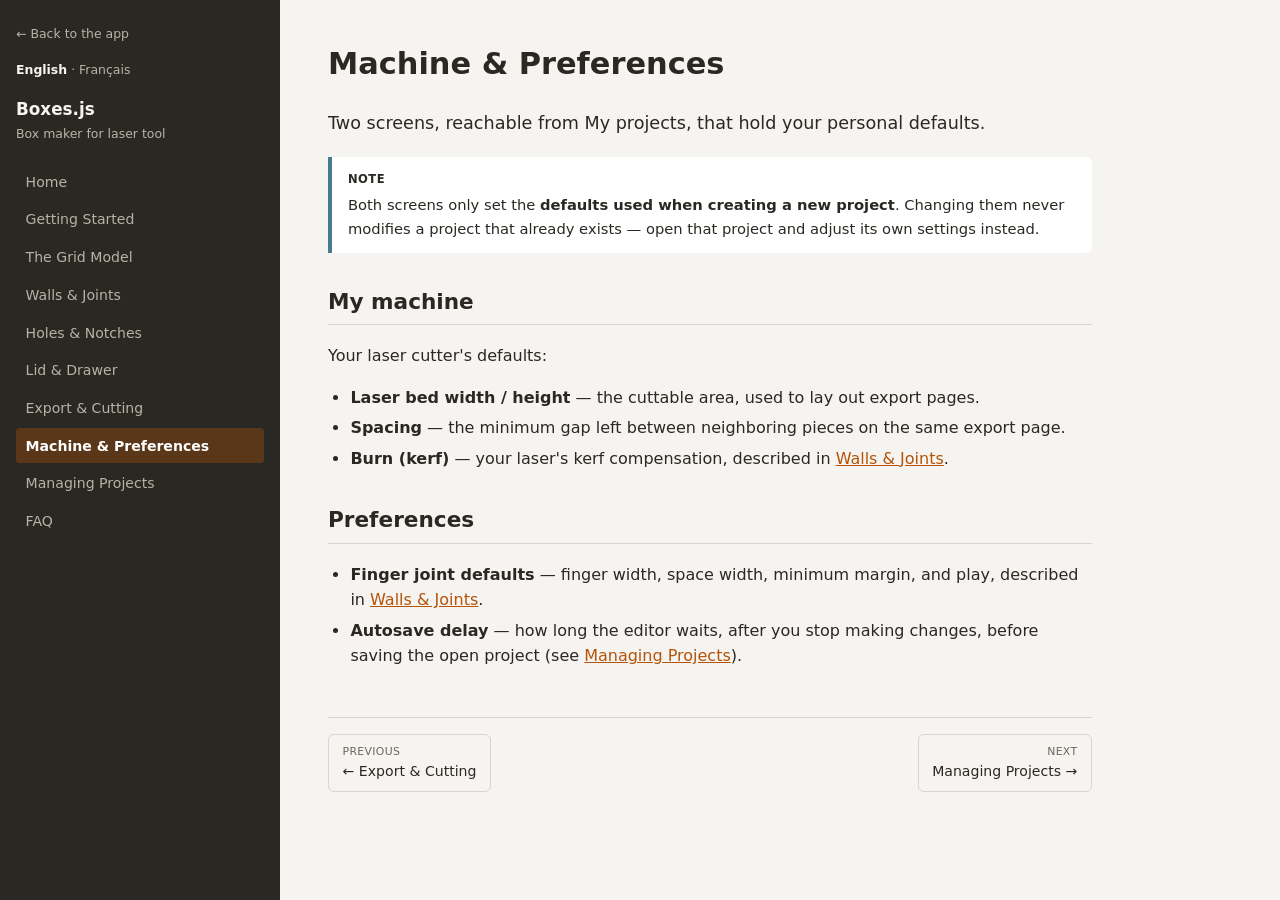
<file: boxes/docs/machine-and-preferences.html>
<!doctype html>
<html lang="en">
<head>
  <meta charset="utf-8" />
  <title>Machine &amp; Preferences — Boxes.js Documentation</title>
  <link rel="stylesheet" href="assets/docs.css" />
</head>
<body>
  <nav class="docs-sidebar">
    <a class="back-to-app" href="../index.html">Back to the app</a>
    <div class="lang-switch"><span class="lang-current">English</span> · <a href="fr/machine-and-preferences.html">Français</a></div>
    <h2>Boxes.js</h2>
    <p class="docs-tagline">Box maker for laser tool</p>
    <ul class="docs-nav">
      <li><a href="index.html">Home</a></li>
      <li><a href="getting-started.html">Getting Started</a></li>
      <li><a href="the-grid-model.html">The Grid Model</a></li>
      <li><a href="walls-and-joints.html">Walls &amp; Joints</a></li>
      <li><a href="holes-and-notches.html">Holes &amp; Notches</a></li>
      <li><a href="lid-and-drawer.html">Lid &amp; Drawer</a></li>
      <li><a href="export-and-cutting.html">Export &amp; Cutting</a></li>
      <li><a class="active" href="machine-and-preferences.html">Machine &amp; Preferences</a></li>
      <li><a href="managing-projects.html">Managing Projects</a></li>
      <li><a href="faq.html">FAQ</a></li>
    </ul>
  </nav>

  <main class="docs-content">
    <h1>Machine &amp; Preferences</h1>
    <p class="docs-lede">Two screens, reachable from My projects, that hold your personal defaults.</p>

    <div class="admonition">
      <p class="admonition-title">Note</p>
      <p>Both screens only set the <strong>defaults used when creating a new project</strong>. Changing them never modifies a project that already exists — open that project and adjust its own settings instead.</p>
    </div>

    <h2>My machine</h2>
    <p>Your laser cutter's defaults:</p>
    <ul>
      <li><strong>Laser bed width / height</strong> — the cuttable area, used to lay out export pages.</li>
      <li><strong>Spacing</strong> — the minimum gap left between neighboring pieces on the same export page.</li>
      <li><strong>Burn (kerf)</strong> — your laser's kerf compensation, described in <a href="walls-and-joints.html">Walls &amp; Joints</a>.</li>
    </ul>

    <h2>Preferences</h2>
    <ul>
      <li><strong>Finger joint defaults</strong> — finger width, space width, minimum margin, and play, described in <a href="walls-and-joints.html">Walls &amp; Joints</a>.</li>
      <li><strong>Autosave delay</strong> — how long the editor waits, after you stop making changes, before saving the open project (see <a href="managing-projects.html">Managing Projects</a>).</li>
    </ul>

    <div class="docs-pager">
      <a class="pager-prev" href="export-and-cutting.html"><span class="pager-label">Previous</span>← Export &amp; Cutting</a>
      <a class="pager-next" href="managing-projects.html"><span class="pager-label">Next</span>Managing Projects →</a>
    </div>
  </main>
</body>
</html>
</file>
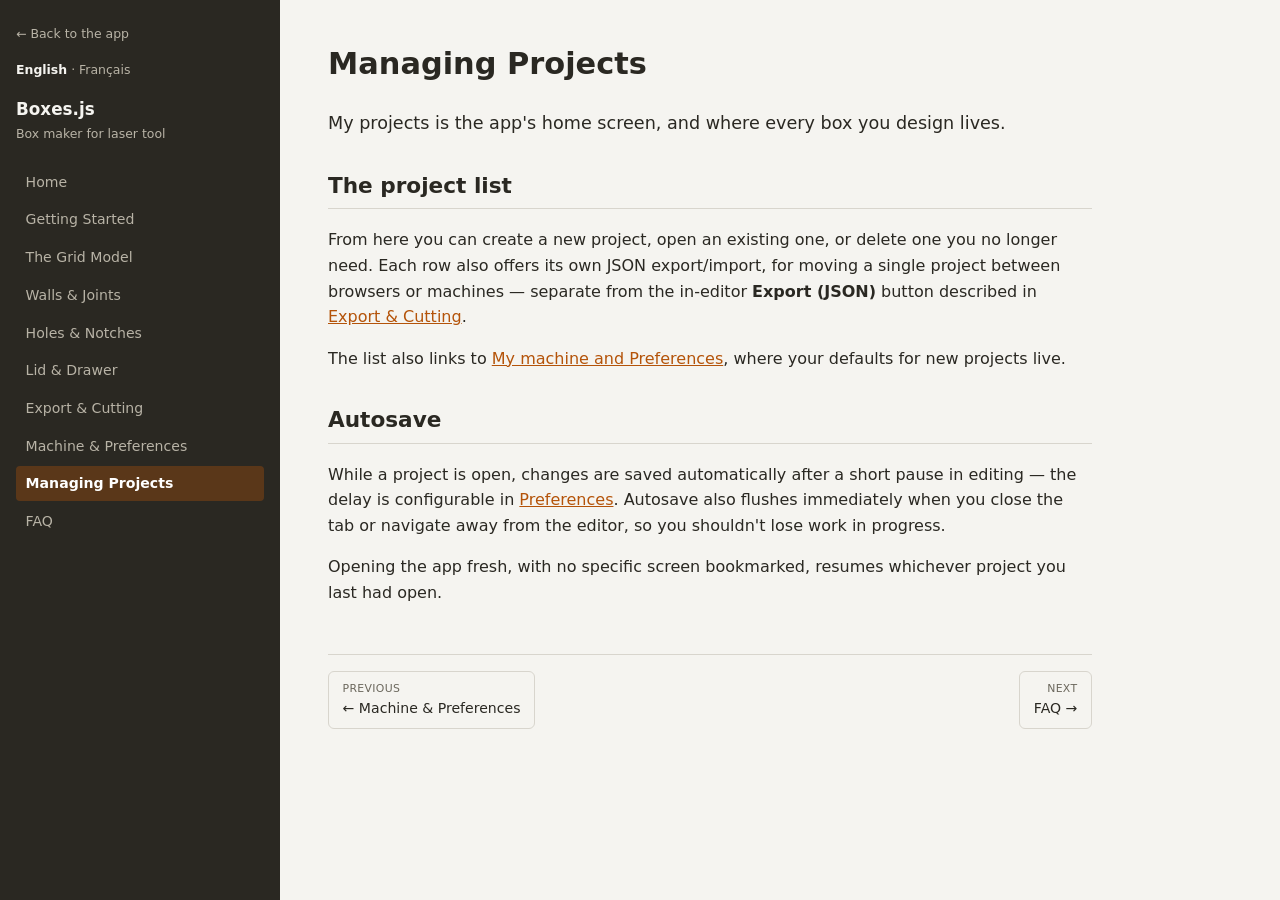
<file: boxes/docs/managing-projects.html>
<!doctype html>
<html lang="en">
<head>
  <meta charset="utf-8" />
  <title>Managing Projects — Boxes.js Documentation</title>
  <link rel="stylesheet" href="assets/docs.css" />
</head>
<body>
  <nav class="docs-sidebar">
    <a class="back-to-app" href="../index.html">Back to the app</a>
    <div class="lang-switch"><span class="lang-current">English</span> · <a href="fr/managing-projects.html">Français</a></div>
    <h2>Boxes.js</h2>
    <p class="docs-tagline">Box maker for laser tool</p>
    <ul class="docs-nav">
      <li><a href="index.html">Home</a></li>
      <li><a href="getting-started.html">Getting Started</a></li>
      <li><a href="the-grid-model.html">The Grid Model</a></li>
      <li><a href="walls-and-joints.html">Walls &amp; Joints</a></li>
      <li><a href="holes-and-notches.html">Holes &amp; Notches</a></li>
      <li><a href="lid-and-drawer.html">Lid &amp; Drawer</a></li>
      <li><a href="export-and-cutting.html">Export &amp; Cutting</a></li>
      <li><a href="machine-and-preferences.html">Machine &amp; Preferences</a></li>
      <li><a class="active" href="managing-projects.html">Managing Projects</a></li>
      <li><a href="faq.html">FAQ</a></li>
    </ul>
  </nav>

  <main class="docs-content">
    <h1>Managing Projects</h1>
    <p class="docs-lede">My projects is the app's home screen, and where every box you design lives.</p>

    <h2>The project list</h2>
    <p>From here you can create a new project, open an existing one, or delete one you no longer need. Each row also offers its own JSON export/import, for moving a single project between browsers or machines — separate from the in-editor <strong>Export (JSON)</strong> button described in <a href="export-and-cutting.html">Export &amp; Cutting</a>.</p>
    <p>The list also links to <a href="machine-and-preferences.html">My machine and Preferences</a>, where your defaults for new projects live.</p>

    <h2>Autosave</h2>
    <p>While a project is open, changes are saved automatically after a short pause in editing — the delay is configurable in <a href="machine-and-preferences.html">Preferences</a>. Autosave also flushes immediately when you close the tab or navigate away from the editor, so you shouldn't lose work in progress.</p>
    <p>Opening the app fresh, with no specific screen bookmarked, resumes whichever project you last had open.</p>

    <div class="docs-pager">
      <a class="pager-prev" href="machine-and-preferences.html"><span class="pager-label">Previous</span>← Machine &amp; Preferences</a>
      <a class="pager-next" href="faq.html"><span class="pager-label">Next</span>FAQ →</a>
    </div>
  </main>
</body>
</html>
</file>
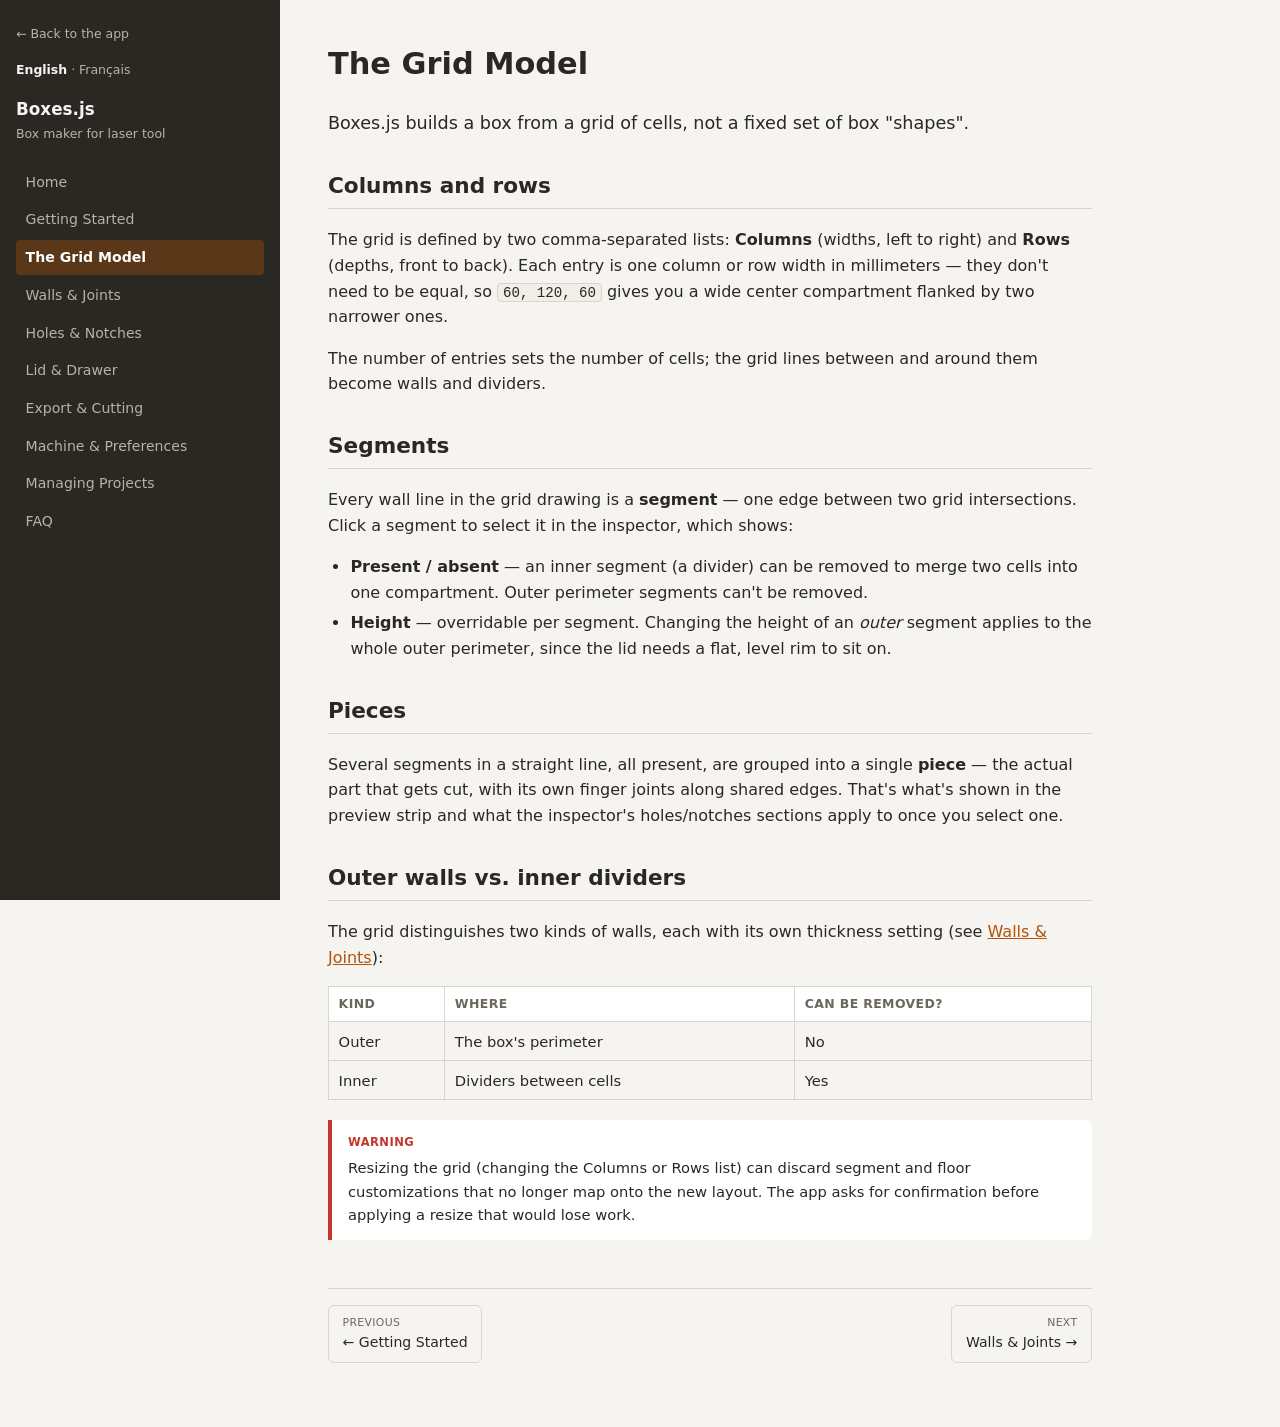
<file: boxes/docs/the-grid-model.html>
<!doctype html>
<html lang="en">
<head>
  <meta charset="utf-8" />
  <title>The Grid Model — Boxes.js Documentation</title>
  <link rel="stylesheet" href="assets/docs.css" />
</head>
<body>
  <nav class="docs-sidebar">
    <a class="back-to-app" href="../index.html">Back to the app</a>
    <div class="lang-switch"><span class="lang-current">English</span> · <a href="fr/the-grid-model.html">Français</a></div>
    <h2>Boxes.js</h2>
    <p class="docs-tagline">Box maker for laser tool</p>
    <ul class="docs-nav">
      <li><a href="index.html">Home</a></li>
      <li><a href="getting-started.html">Getting Started</a></li>
      <li><a class="active" href="the-grid-model.html">The Grid Model</a></li>
      <li><a href="walls-and-joints.html">Walls &amp; Joints</a></li>
      <li><a href="holes-and-notches.html">Holes &amp; Notches</a></li>
      <li><a href="lid-and-drawer.html">Lid &amp; Drawer</a></li>
      <li><a href="export-and-cutting.html">Export &amp; Cutting</a></li>
      <li><a href="machine-and-preferences.html">Machine &amp; Preferences</a></li>
      <li><a href="managing-projects.html">Managing Projects</a></li>
      <li><a href="faq.html">FAQ</a></li>
    </ul>
  </nav>

  <main class="docs-content">
    <h1>The Grid Model</h1>
    <p class="docs-lede">Boxes.js builds a box from a grid of cells, not a fixed set of box "shapes".</p>

    <h2>Columns and rows</h2>
    <p>The grid is defined by two comma-separated lists: <strong>Columns</strong> (widths, left to right) and <strong>Rows</strong> (depths, front to back). Each entry is one column or row width in millimeters — they don't need to be equal, so <code>60, 120, 60</code> gives you a wide center compartment flanked by two narrower ones.</p>
    <p>The number of entries sets the number of cells; the grid lines between and around them become walls and dividers.</p>

    <h2>Segments</h2>
    <p>Every wall line in the grid drawing is a <strong>segment</strong> — one edge between two grid intersections. Click a segment to select it in the inspector, which shows:</p>
    <ul>
      <li><strong>Present / absent</strong> — an inner segment (a divider) can be removed to merge two cells into one compartment. Outer perimeter segments can't be removed.</li>
      <li><strong>Height</strong> — overridable per segment. Changing the height of an <em>outer</em> segment applies to the whole outer perimeter, since the lid needs a flat, level rim to sit on.</li>
    </ul>

    <h2>Pieces</h2>
    <p>Several segments in a straight line, all present, are grouped into a single <strong>piece</strong> — the actual part that gets cut, with its own finger joints along shared edges. That's what's shown in the preview strip and what the inspector's holes/notches sections apply to once you select one.</p>

    <h2>Outer walls vs. inner dividers</h2>
    <p>The grid distinguishes two kinds of walls, each with its own thickness setting (see <a href="walls-and-joints.html">Walls &amp; Joints</a>):</p>
    <table>
      <tr><th>Kind</th><th>Where</th><th>Can be removed?</th></tr>
      <tr><td>Outer</td><td>The box's perimeter</td><td>No</td></tr>
      <tr><td>Inner</td><td>Dividers between cells</td><td>Yes</td></tr>
    </table>

    <div class="admonition warning">
      <p class="admonition-title">Warning</p>
      <p>Resizing the grid (changing the Columns or Rows list) can discard segment and floor customizations that no longer map onto the new layout. The app asks for confirmation before applying a resize that would lose work.</p>
    </div>

    <div class="docs-pager">
      <a class="pager-prev" href="getting-started.html"><span class="pager-label">Previous</span>← Getting Started</a>
      <a class="pager-next" href="walls-and-joints.html"><span class="pager-label">Next</span>Walls &amp; Joints →</a>
    </div>
  </main>
</body>
</html>
</file>
<file: assets/style.css>
:root {
  --bg: #f7f7f8;
  --surface: #ffffff;
  --text: #1a1a1a;
  --text-muted: #5b5b5b;
  --accent: #2f6fed;
  --border: #e2e2e6;
  --radius: 12px;
}

@media (prefers-color-scheme: dark) {
  :root {
    --bg: #121214;
    --surface: #1c1c1f;
    --text: #f2f2f3;
    --text-muted: #a3a3a8;
    --accent: #6d9bff;
    --border: #2c2c30;
  }
}

* {
  box-sizing: border-box;
}

body {
  margin: 0;
  font-family: system-ui, -apple-system, "Segoe UI", Roboto, sans-serif;
  background: var(--bg);
  color: var(--text);
  min-height: 100vh;
  display: flex;
  flex-direction: column;
}

.hero {
  padding: 4rem 1.5rem 2rem;
  text-align: center;
}

.hero h1 {
  margin: 0 0 0.5rem;
  font-size: clamp(2rem, 5vw, 3rem);
}

.tagline {
  margin: 0;
  color: var(--text-muted);
  font-size: 1.1rem;
}

main {
  flex: 1;
  width: 100%;
  max-width: 1000px;
  margin: 0 auto;
  padding: 1.5rem;
}

.projects-grid {
  display: grid;
  grid-template-columns: repeat(auto-fit, minmax(260px, 1fr));
  gap: 1.25rem;
}

.project-card {
  display: flex;
  flex-direction: column;
  gap: 0.5rem;
  padding: 1.5rem;
  background: var(--surface);
  border: 1px solid var(--border);
  border-radius: var(--radius);
  text-decoration: none;
  color: inherit;
  transition: transform 0.15s ease, border-color 0.15s ease;
}

.project-card:hover {
  transform: translateY(-2px);
  border-color: var(--accent);
}

.project-kind {
  font-size: 0.75rem;
  text-transform: uppercase;
  letter-spacing: 0.05em;
  color: var(--accent);
  font-weight: 600;
}

.project-card h2 {
  margin: 0;
  font-size: 1.25rem;
}

.project-card p {
  margin: 0;
  color: var(--text-muted);
  font-size: 0.95rem;
}

.empty-state {
  color: var(--text-muted);
  text-align: center;
  grid-column: 1 / -1;
}

footer {
  text-align: center;
  padding: 1.5rem;
  color: var(--text-muted);
  font-size: 0.9rem;
}

footer a {
  color: var(--accent);
}

.back-link {
  display: inline-block;
  margin: 1.5rem 0 0 1.5rem;
  color: var(--text-muted);
  text-decoration: none;
  font-size: 0.9rem;
}

.back-link:hover {
  color: var(--accent);
}

.content {
  max-width: 720px;
  margin: 0 auto;
  padding: 1.5rem;
  line-height: 1.6;
}

.content h2 {
  margin-top: 2.5rem;
}

.content figure {
  margin: 1.5rem 0;
  text-align: center;
}

.content figure img {
  max-width: 100%;
  height: auto;
  border: 1px solid var(--border);
  border-radius: var(--radius);
}

.content figcaption {
  margin-top: 0.5rem;
  color: var(--text-muted);
  font-size: 0.9rem;
}

.content pre {
  background: var(--surface);
  border: 1px solid var(--border);
  border-radius: var(--radius);
  padding: 1rem;
  overflow-x: auto;
}

.button {
  display: inline-block;
  padding: 0.75rem 1.5rem;
  background: var(--accent);
  color: #fff;
  text-decoration: none;
  border-radius: var(--radius);
  font-weight: 600;
}

.button:hover {
  opacity: 0.9;
}
</file>
<file: boxes/docs/assets/docs.css>
:root {
  color-scheme: light;
  --bg: #f5f4f0;
  --panel-bg: #ffffff;
  --border: #d8d5cd;
  --ink: #2a2822;
  --muted: #6b675c;
  --accent: #b45309;
  --outer: #8a6d3b;
  --inner: #4a7a8c;
  --selected: #c0392b;

  --sidebar-w: 280px;
  --sidebar-bg: var(--ink);
  --sidebar-text: var(--bg);
  --sidebar-muted: #b8b3a6;
  --sidebar-active-bg: rgba(180, 83, 9, 0.35);
  --code-bg: #f0eee7;
}

* { box-sizing: border-box; }

body {
  margin: 0;
  font-family: system-ui, sans-serif;
  background: var(--bg);
  color: var(--ink);
  line-height: 1.6;
}

a { color: var(--accent); }
a:hover { text-decoration: none; }

/* --- sidebar --- */

.docs-sidebar {
  position: fixed;
  top: 0;
  left: 0;
  bottom: 0;
  width: var(--sidebar-w);
  overflow-y: auto;
  background: var(--sidebar-bg);
  color: var(--sidebar-text);
  padding: 1.25rem 1rem 2rem;
}

.docs-sidebar .back-to-app {
  display: inline-block;
  font-size: 0.78rem;
  color: var(--sidebar-muted);
  margin-bottom: 1rem;
  text-decoration: none;
}
.docs-sidebar .back-to-app:hover { color: var(--sidebar-text); }
.docs-sidebar .back-to-app::before { content: '← '; }

.docs-sidebar .lang-switch {
  font-size: 0.78rem;
  color: var(--sidebar-muted);
  margin-bottom: 1rem;
}
.docs-sidebar .lang-switch a { color: var(--sidebar-muted); text-decoration: none; }
.docs-sidebar .lang-switch a:hover { color: var(--sidebar-text); }
.docs-sidebar .lang-switch .lang-current { color: var(--sidebar-text); font-weight: 600; }

.docs-sidebar h2 {
  margin: 0 0 0.1rem;
  font-size: 1.05rem;
  color: var(--sidebar-text);
}
.docs-sidebar .docs-tagline {
  margin: 0 0 1.25rem;
  font-size: 0.78rem;
  color: var(--sidebar-muted);
}

.docs-nav {
  list-style: none;
  margin: 0;
  padding: 0;
}
.docs-nav li + li { margin-top: 0.15rem; }
.docs-nav a {
  display: block;
  padding: 0.4rem 0.6rem;
  border-radius: 4px;
  color: var(--sidebar-muted);
  text-decoration: none;
  font-size: 0.88rem;
}
.docs-nav a:hover {
  background: rgba(255, 255, 255, 0.06);
  color: var(--sidebar-text);
}
.docs-nav a.active {
  background: var(--sidebar-active-bg);
  color: #fff;
  font-weight: 600;
}

/* --- content --- */

.docs-content {
  margin-left: var(--sidebar-w);
  padding: 2.5rem 3rem 4rem;
  max-width: 860px;
}

.docs-content h1 { margin-top: 0; font-size: 1.9rem; }
.docs-content h2 { margin-top: 2rem; font-size: 1.35rem; border-bottom: 1px solid var(--border); padding-bottom: 0.3rem; }
.docs-content h3 { margin-top: 1.5rem; font-size: 1.08rem; }
.docs-content p, .docs-content li { color: var(--ink); }
.docs-content ul, .docs-content ol { padding-left: 1.4rem; }
.docs-content li + li { margin-top: 0.3rem; }

.docs-lede {
  font-size: 1.1rem;
  color: var(--muted);
}

code, kbd {
  font-family: 'SFMono-Regular', Consolas, Menlo, monospace;
  font-size: 0.88em;
  background: var(--code-bg);
  border: 1px solid var(--border);
  border-radius: 4px;
  padding: 0.05em 0.35em;
}

table {
  border-collapse: collapse;
  width: 100%;
  margin: 1rem 0;
  font-size: 0.92rem;
}
th, td {
  border: 1px solid var(--border);
  padding: 0.45rem 0.6rem;
  text-align: left;
  vertical-align: top;
}
th {
  background: var(--panel-bg);
  color: var(--muted);
  font-size: 0.78rem;
  text-transform: uppercase;
  letter-spacing: 0.03em;
}

/* --- admonitions --- */

.admonition {
  margin: 1.25rem 0;
  padding: 0.8rem 1rem;
  border-left: 4px solid var(--inner);
  background: var(--panel-bg);
  border-radius: 0 6px 6px 0;
  font-size: 0.92rem;
}
.admonition p { margin: 0.3rem 0; }
.admonition p:first-child { margin-top: 0; }
.admonition p:last-child { margin-bottom: 0; }
.admonition-title {
  font-weight: 700;
  text-transform: uppercase;
  font-size: 0.72rem;
  letter-spacing: 0.04em;
  color: var(--inner);
}
.admonition.warning { border-left-color: var(--selected); }
.admonition.warning .admonition-title { color: var(--selected); }

/* --- feature grid (index page) --- */

.docs-card-grid {
  display: grid;
  grid-template-columns: repeat(auto-fill, minmax(220px, 1fr));
  gap: 1rem;
  margin: 1.5rem 0;
}
.docs-card {
  display: block;
  padding: 0.9rem 1rem;
  background: var(--panel-bg);
  border: 1px solid var(--border);
  border-radius: 6px;
  text-decoration: none;
  color: var(--ink);
}
.docs-card:hover { border-color: var(--accent); }
.docs-card strong { display: block; margin-bottom: 0.25rem; color: var(--accent); }
.docs-card span { font-size: 0.85rem; color: var(--muted); }

/* --- prev/next footer --- */

.docs-pager {
  display: flex;
  justify-content: space-between;
  gap: 1rem;
  margin-top: 3rem;
  padding-top: 1rem;
  border-top: 1px solid var(--border);
}
.docs-pager a {
  flex: 0 1 auto;
  padding: 0.5rem 0.85rem;
  border: 1px solid var(--border);
  border-radius: 6px;
  text-decoration: none;
  color: var(--ink);
  font-size: 0.88rem;
}
.docs-pager a:hover { border-color: var(--accent); color: var(--accent); }
.docs-pager .pager-next { margin-left: auto; text-align: right; }
.docs-pager .pager-label {
  display: block;
  font-size: 0.68rem;
  text-transform: uppercase;
  letter-spacing: 0.03em;
  color: var(--muted);
}

@media (max-width: 780px) {
  .docs-sidebar {
    position: static;
    width: 100%;
    height: auto;
  }
  .docs-content {
    margin-left: 0;
    padding: 1.5rem 1.25rem 3rem;
  }
}
</file>
